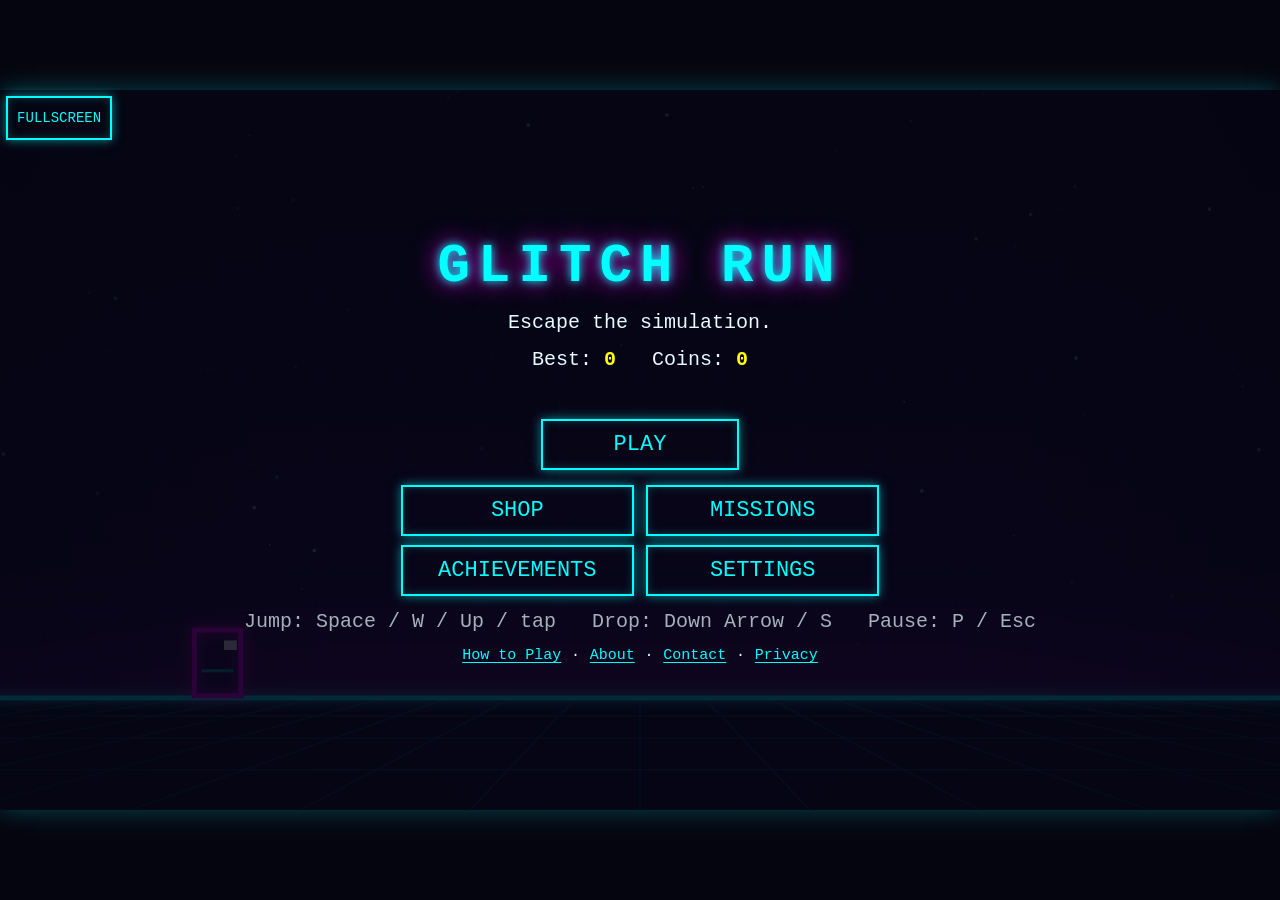
<file: index.html>
<!DOCTYPE html>
<html lang="en">
<head>
<meta charset="utf-8">
<meta name="viewport" content="width=device-width, initial-scale=1, user-scalable=no, viewport-fit=cover">
<title>GLITCH RUN — Neon Cyberpunk Endless Runner</title>
<meta name="description" content="GLITCH RUN is a free neon cyberpunk endless runner. Dodge obstacles, collect data fragments, survive glitch events, and unlock achievements. Play instantly in your browser — no download required.">
<link rel="canonical" href="https://glitch-run.pages.dev/">

<!-- Open Graph -->
<meta property="og:type" content="website">
<meta property="og:url" content="https://glitch-run.pages.dev/">
<meta property="og:title" content="GLITCH RUN — Neon Cyberpunk Endless Runner">
<meta property="og:description" content="Free browser endless runner with synthwave music, power-ups, glitch events, cosmetic shop, achievements, and daily missions. No download. Pure HTML5 Canvas.">
<meta property="og:site_name" content="GLITCH RUN">

<!-- Twitter/X Card -->
<meta name="twitter:card" content="summary">
<meta name="twitter:title" content="GLITCH RUN — Neon Cyberpunk Endless Runner">
<meta name="twitter:description" content="Free browser endless runner with synthwave music, power-ups, glitch events, cosmetic shop, achievements, and daily missions. No download. Pure HTML5 Canvas.">

<!-- Indexing -->
<meta name="robots" content="index, follow">

<style>.sr-only{position:absolute;width:1px;height:1px;padding:0;margin:-1px;overflow:hidden;clip:rect(0,0,0,0);white-space:nowrap;border:0}</style>
<link rel="stylesheet" href="css/style.css">
<script async src="https://pagead2.googlesyndication.com/pagead/js/adsbygoogle.js?client=ca-pub-3929477732181690"
     crossorigin="anonymous"></script>
</head>
<body>
<div id="wrap">
  <canvas id="game" width="800" height="450"></canvas>
  <button id="fullscreenBtn" class="hidden" data-action="fullscreen" aria-label="Enter fullscreen" title="Enter fullscreen">FULLSCREEN</button>
  <button id="pauseBtn" class="hidden" data-action="pause">II</button>
  <button id="dropBtn" class="hidden" data-action="drop" aria-label="Fast Drop">v</button>

  <section id="menu" class="screen">
    <h1>GLITCH RUN</h1>
    <p>Escape the simulation.</p>
    <p>Best: <b id="menuBest">0</b> &nbsp; Coins: <b id="menuCoins">0</b></p>
    <div id="menuNotes" class="notes" aria-live="polite"></div>
    <button data-action="start">PLAY</button>
    <div class="grid">
      <button data-action="shop">SHOP</button>
      <button data-action="missions">MISSIONS</button>
      <button data-action="achievements">ACHIEVEMENTS</button>
      <button data-action="settings">SETTINGS</button>
    </div>
    <small>Jump: Space / W / Up / tap &nbsp; Drop: Down Arrow / S &nbsp; Pause: P / Esc</small>
    <nav class="site-links" aria-label="Site information">
      <a href="how-to-play.html">How to Play</a><span aria-hidden="true">·</span>
      <a href="about.html">About</a><span aria-hidden="true">·</span>
      <a href="contact.html">Contact</a><span aria-hidden="true">·</span>
      <a href="privacy.html">Privacy</a>
    </nav>
  </section>

  <section id="pause" class="screen hidden">
    <h2>PAUSED</h2>
    <button data-action="resume">RESUME</button>
    <button data-action="start">RESTART</button>
    <button data-action="menu">MENU</button>
  </section>

  <section id="settings" class="screen hidden" aria-label="Settings">
    <h2>SETTINGS</h2>
    <div class="settings-grid">
      <button class="toggle" data-setting="sfx"></button>
      <button class="toggle" data-audio="sfxVol"></button>
      <button class="toggle" data-audio="music"></button>
      <button class="toggle" data-audio="musicVol"></button>
      <button class="toggle" data-setting="shake"></button>
      <button class="toggle" data-setting="reduceMotion"></button>
    </div>
    <small>Independent audio controls and visual comfort settings.</small>
    <button data-action="menu">BACK TO MENU</button>
  </section>

  <section id="shop" class="screen page hidden" aria-label="Shop">
    <header><h2>SHOP</h2><div class="coins">COINS: <b id="shopCoins">0</b></div></header>
    <div class="shopbody">
      <div class="previewbox">
        <canvas id="shopPreview" width="240" height="130" role="img" aria-label="Preview of the selected skin and trail"></canvas>
        <div id="previewName" class="pname"></div>
        <small>Cosmetic only - no gameplay advantage.</small>
      </div>
      <div class="list" id="shopList" role="list" tabindex="0" aria-label="Shop items"></div>
    </div>
    <div id="shopMsg" class="msg" role="status" aria-live="polite"></div>
    <button data-action="menu">BACK TO MENU</button>
    <div id="shopConfirm" class="modal hidden" role="dialog" aria-modal="true" aria-labelledby="confirmText">
      <p id="confirmText"></p>
      <div class="row"><button id="confirmOk" data-shop="confirm">CONFIRM</button><button data-shop="cancel">CANCEL</button></div>
    </div>
  </section>

  <section id="achievements" class="screen page hidden" aria-label="Achievements">
    <header><h2>ACHIEVEMENTS</h2><div class="coins" id="achSummary"></div></header>
    <div class="list" id="achList" role="list" tabindex="0" aria-label="Achievements"></div>
    <button data-action="menu">BACK TO MENU</button>
  </section>

  <section id="missions" class="screen page hidden" aria-label="Daily missions">
    <header><h2>DAILY MISSIONS</h2><div class="coins">COINS: <b id="missCoins">0</b></div></header>
    <p id="missDay" class="msg"></p>
    <div class="list" id="missList" role="list" tabindex="0" aria-label="Daily missions"></div>
    <small>Missions are generated from your local date on this device and refresh at local midnight.</small>
    <button data-action="menu">BACK TO MENU</button>
  </section>

  <section id="over" class="screen hidden">
    <h2>SYSTEM FAILURE</h2>
    <p>Score: <b id="overScore">0</b> <span id="newBest" class="hidden">NEW BEST!</span></p>
    <p>Best: <b id="overBest">0</b> &nbsp; Fragments: <b id="overFrags">0</b></p>
    <div id="overNotes" class="notes" aria-live="polite"></div>
    <button data-action="start">RETRY</button>
    <button data-action="menu">MENU</button>
  </section>
</div>
<script src="js/config.js"></script>
<script src="js/storage.js"></script>
<script src="js/audio.js"></script>
<script src="js/input.js"></script>
<script src="js/player.js"></script>
<script src="js/world.js"></script>
<script src="js/fx.js"></script>
<script src="js/powerups.js"></script>
<script src="js/events.js"></script>
<script src="js/cosmetics.js"></script>
<script src="js/progress.js"></script>
<script src="js/game.js"></script>
<script src="js/screens.js"></script>
<script src="js/main.js"></script>

<!-- SEO: descriptive text for search crawlers -->
<section class="sr-only" aria-label="About GLITCH RUN">
  <h1>GLITCH RUN — Neon Cyberpunk Endless Runner</h1>
  <p>GLITCH RUN is a free browser-based endless runner game with a neon cyberpunk aesthetic. Built entirely with HTML5 Canvas and vanilla JavaScript — no downloads, no plugins, no server required.</p>
  <h2>Gameplay</h2>
  <p>Run endlessly through a procedurally generated world. Dodge triangle-spike obstacles, collect glowing data fragments to earn coins, and survive as long as possible. Your distance score and fragment count determine your rank.</p>
  <h2>Power-Ups</h2>
  <ul>
    <li><strong>Shield</strong> — absorbs one collision</li>
    <li><strong>Slow-Mo</strong> — slows the world for easier navigation</li>
    <li><strong>Data Magnet</strong> — attracts nearby data fragments automatically</li>
  </ul>
  <h2>Glitch Events</h2>
  <ul>
    <li><strong>Data Storm</strong> — surge of extra fragments to collect</li>
    <li><strong>Speed Surge</strong> — obstacles accelerate temporarily</li>
    <li><strong>Gravity Error</strong> — heavier gravity affects your jump</li>
    <li><strong>Corrupt Display</strong> — visual glitch distortion effect</li>
  </ul>
  <h2>Controls</h2>
  <ul>
    <li>Jump: Space, W, or Up Arrow (tap the screen on mobile)</li>
    <li>Fast-Drop: Down Arrow or S while airborne (swipe down or tap the drop button on mobile)</li>
    <li>Pause: P or Escape</li>
  </ul>
  <h2>Features</h2>
  <ul>
    <li>Cosmetic shop with skins and trails, purchasable with in-game coins</li>
    <li>11 achievements with persistent progress</li>
    <li>3 rotating daily missions with coin rewards</li>
    <li>Synthesized synthwave background music (no external audio files)</li>
    <li>Full settings: Sound Effects, Background Music, Screen Shake, Reduced Motion</li>
    <li>Mobile-friendly with touch controls</li>
    <li>All progress saved automatically in your browser</li>
  </ul>
</section>
</body>
</html>
</file>
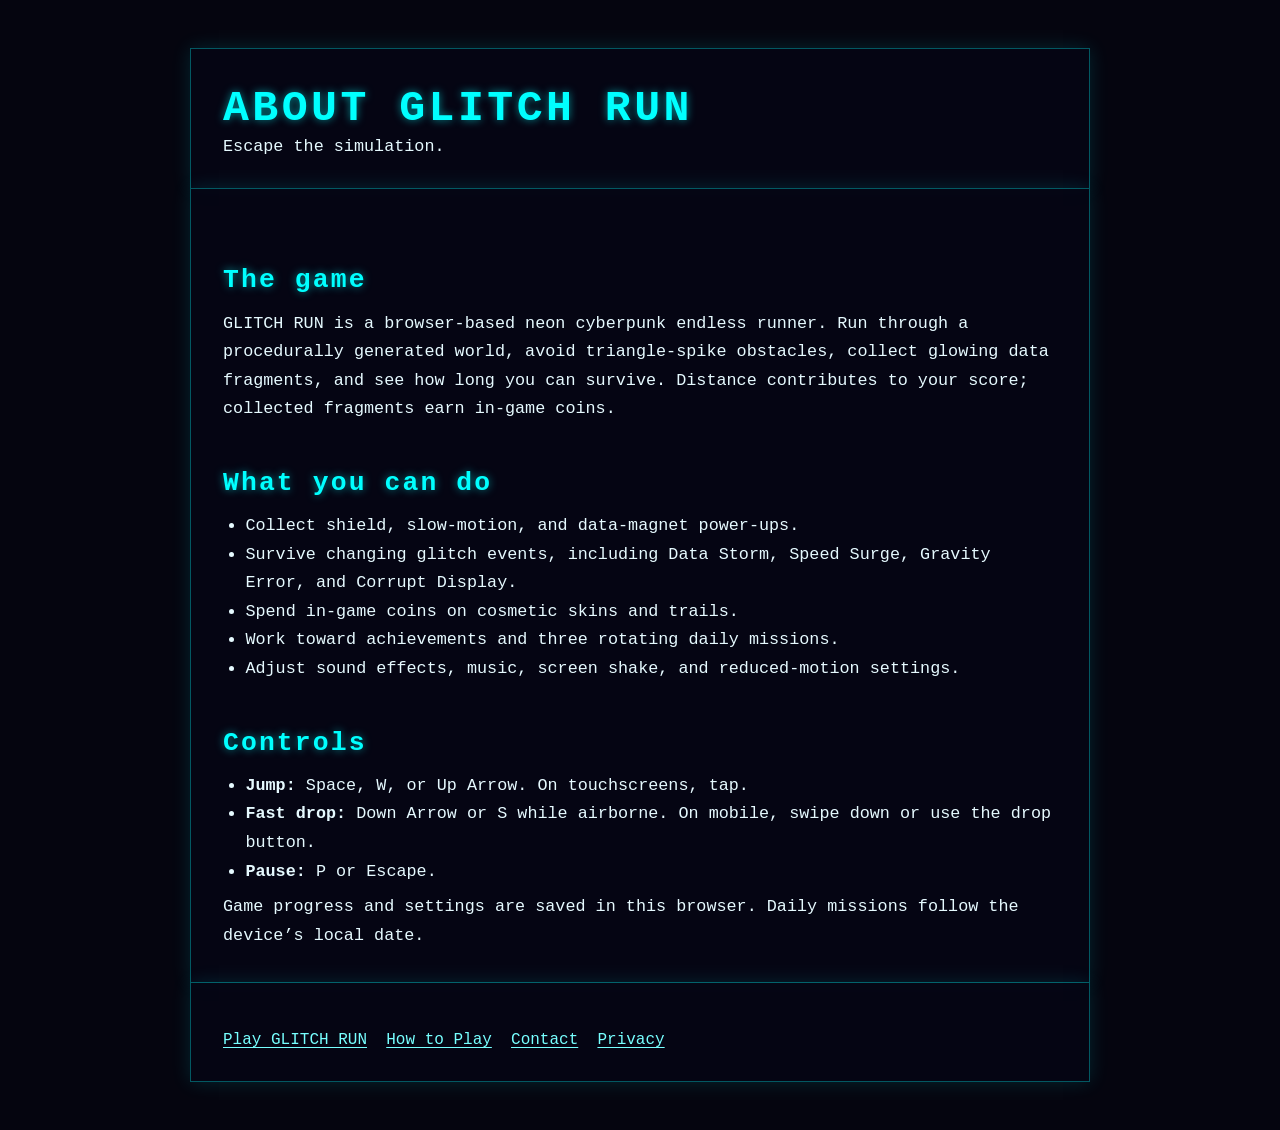
<file: about.html>
<!doctype html>
<html lang="en" class="info-document">
<head>
  <meta charset="utf-8">
  <meta name="viewport" content="width=device-width, initial-scale=1">
  <title>About GLITCH RUN — Neon Endless Runner</title>
  <meta name="description" content="Learn how to play GLITCH RUN, its features, and keyboard and touch controls.">
  <link rel="canonical" href="https://glitch-run.pages.dev/about.html">
  <meta name="robots" content="index,follow">
  <meta property="og:type" content="website">
  <meta property="og:site_name" content="GLITCH RUN">
  <meta property="og:url" content="https://glitch-run.pages.dev/about.html">
  <meta property="og:title" content="About GLITCH RUN — Neon Endless Runner">
  <meta property="og:description" content="Learn how to play GLITCH RUN, its features, and keyboard and touch controls.">
  <meta name="twitter:card" content="summary">
  <meta name="twitter:title" content="About GLITCH RUN — Neon Endless Runner">
  <meta name="twitter:description" content="Learn how to play GLITCH RUN, its features, and keyboard and touch controls.">
  <link rel="stylesheet" href="css/style.css">
  <script async src="https://pagead2.googlesyndication.com/pagead/js/adsbygoogle.js?client=ca-pub-3929477732181690"
       crossorigin="anonymous"></script>
</head>
<body class="info-page">
  <main class="info-shell">
    <header class="info-header"><h1>ABOUT GLITCH RUN</h1><p>Escape the simulation.</p></header>
    <article class="info-content">
      <h2>The game</h2>
      <p>GLITCH RUN is a browser-based neon cyberpunk endless runner. Run through a procedurally generated world, avoid triangle-spike obstacles, collect glowing data fragments, and see how long you can survive. Distance contributes to your score; collected fragments earn in-game coins.</p>
      <h2>What you can do</h2>
      <ul>
        <li>Collect shield, slow-motion, and data-magnet power-ups.</li>
        <li>Survive changing glitch events, including Data Storm, Speed Surge, Gravity Error, and Corrupt Display.</li>
        <li>Spend in-game coins on cosmetic skins and trails.</li>
        <li>Work toward achievements and three rotating daily missions.</li>
        <li>Adjust sound effects, music, screen shake, and reduced-motion settings.</li>
      </ul>
      <h2>Controls</h2>
      <ul>
        <li><strong>Jump:</strong> Space, W, or Up Arrow. On touchscreens, tap.</li>
        <li><strong>Fast drop:</strong> Down Arrow or S while airborne. On mobile, swipe down or use the drop button.</li>
        <li><strong>Pause:</strong> P or Escape.</li>
      </ul>
      <p>Game progress and settings are saved in this browser. Daily missions follow the device’s local date.</p>
    </article>
    <footer class="info-footer"><nav class="legal-nav" aria-label="Site navigation"><a href="index.html">Play GLITCH RUN</a><a href="how-to-play.html">How to Play</a><a href="contact.html">Contact</a><a href="privacy.html">Privacy</a></nav></footer>
  </main>
</body>
</html>
</file>
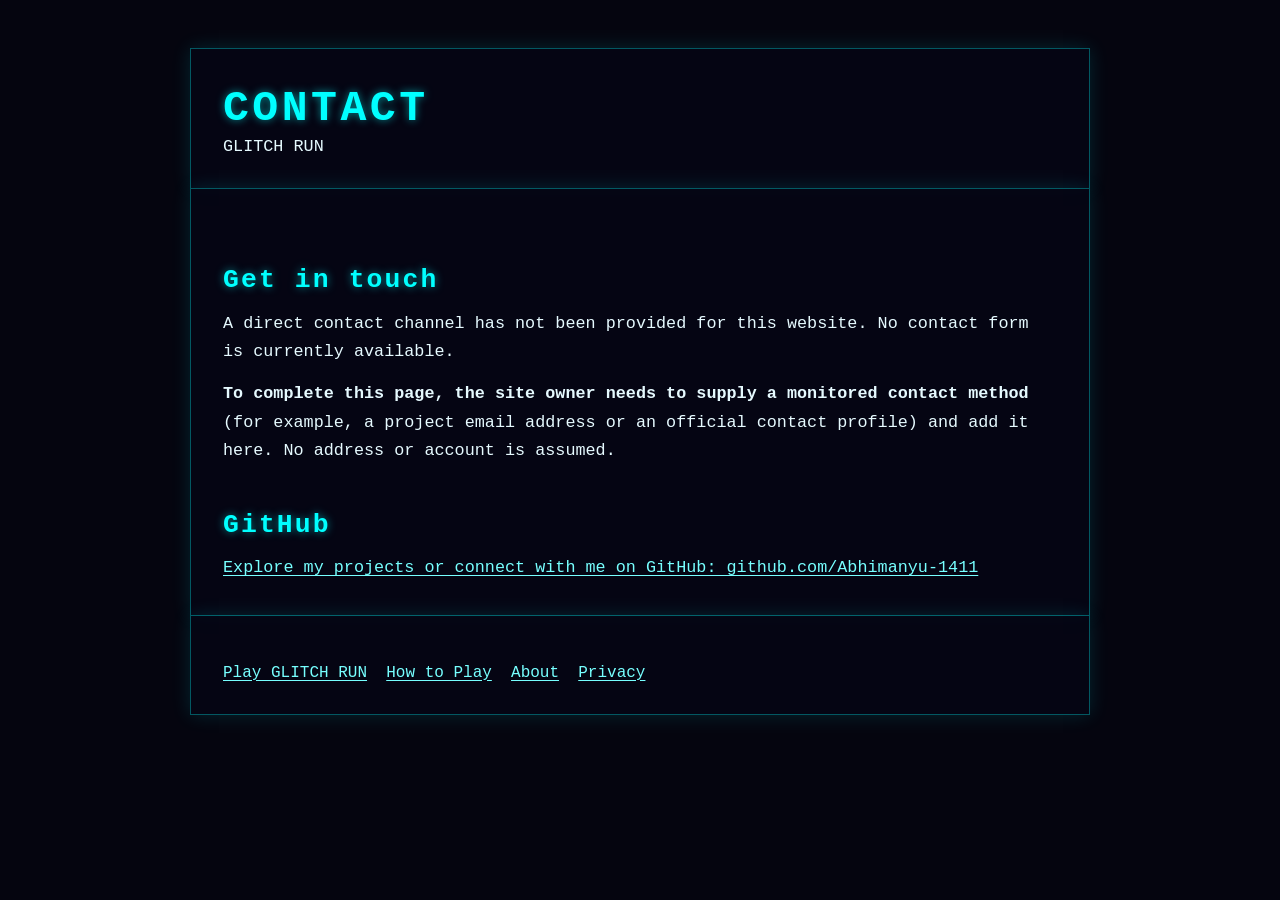
<file: contact.html>
<!doctype html>
<html lang="en" class="info-document">
<head>
  <meta charset="utf-8">
  <meta name="viewport" content="width=device-width, initial-scale=1">
  <title>Contact GLITCH RUN</title>
  <meta name="description" content="Contact information for GLITCH RUN. A contact channel has not yet been provided.">
  <link rel="canonical" href="https://glitch-run.pages.dev/contact.html">
  <meta name="robots" content="index,follow">
  <meta property="og:type" content="website"><meta property="og:site_name" content="GLITCH RUN">
  <meta property="og:url" content="https://glitch-run.pages.dev/contact.html"><meta property="og:title" content="Contact GLITCH RUN">
  <meta property="og:description" content="Contact information for GLITCH RUN. A contact channel has not yet been provided.">
  <meta name="twitter:card" content="summary"><meta name="twitter:title" content="Contact GLITCH RUN">
  <meta name="twitter:description" content="Contact information for GLITCH RUN. A contact channel has not yet been provided.">
  <link rel="stylesheet" href="css/style.css">
  <script async src="https://pagead2.googlesyndication.com/pagead/js/adsbygoogle.js?client=ca-pub-3929477732181690"
       crossorigin="anonymous"></script>
</head>
<body class="info-page">
  <main class="info-shell">
    <header class="info-header"><h1>CONTACT</h1><p>GLITCH RUN</p></header>
    <section class="info-content" aria-labelledby="contact-heading">
      <h2 id="contact-heading">Get in touch</h2>
      <p>A direct contact channel has not been provided for this website. No contact form is currently available.</p>
      <p><strong>To complete this page, the site owner needs to supply a monitored contact method</strong> (for example, a project email address or an official contact profile) and add it here. No address or account is assumed.</p>
      <h2>GitHub</h2>
      <p><a href="https://github.com/Abhimanyu-1411" target="_blank" rel="noopener noreferrer">Explore my projects or connect with me on GitHub: github.com/Abhimanyu-1411</a></p>
    </section>
    <footer class="info-footer"><nav class="legal-nav" aria-label="Site navigation"><a href="index.html">Play GLITCH RUN</a><a href="how-to-play.html">How to Play</a><a href="about.html">About</a><a href="privacy.html">Privacy</a></nav></footer>
  </main>
</body>
</html>
</file>
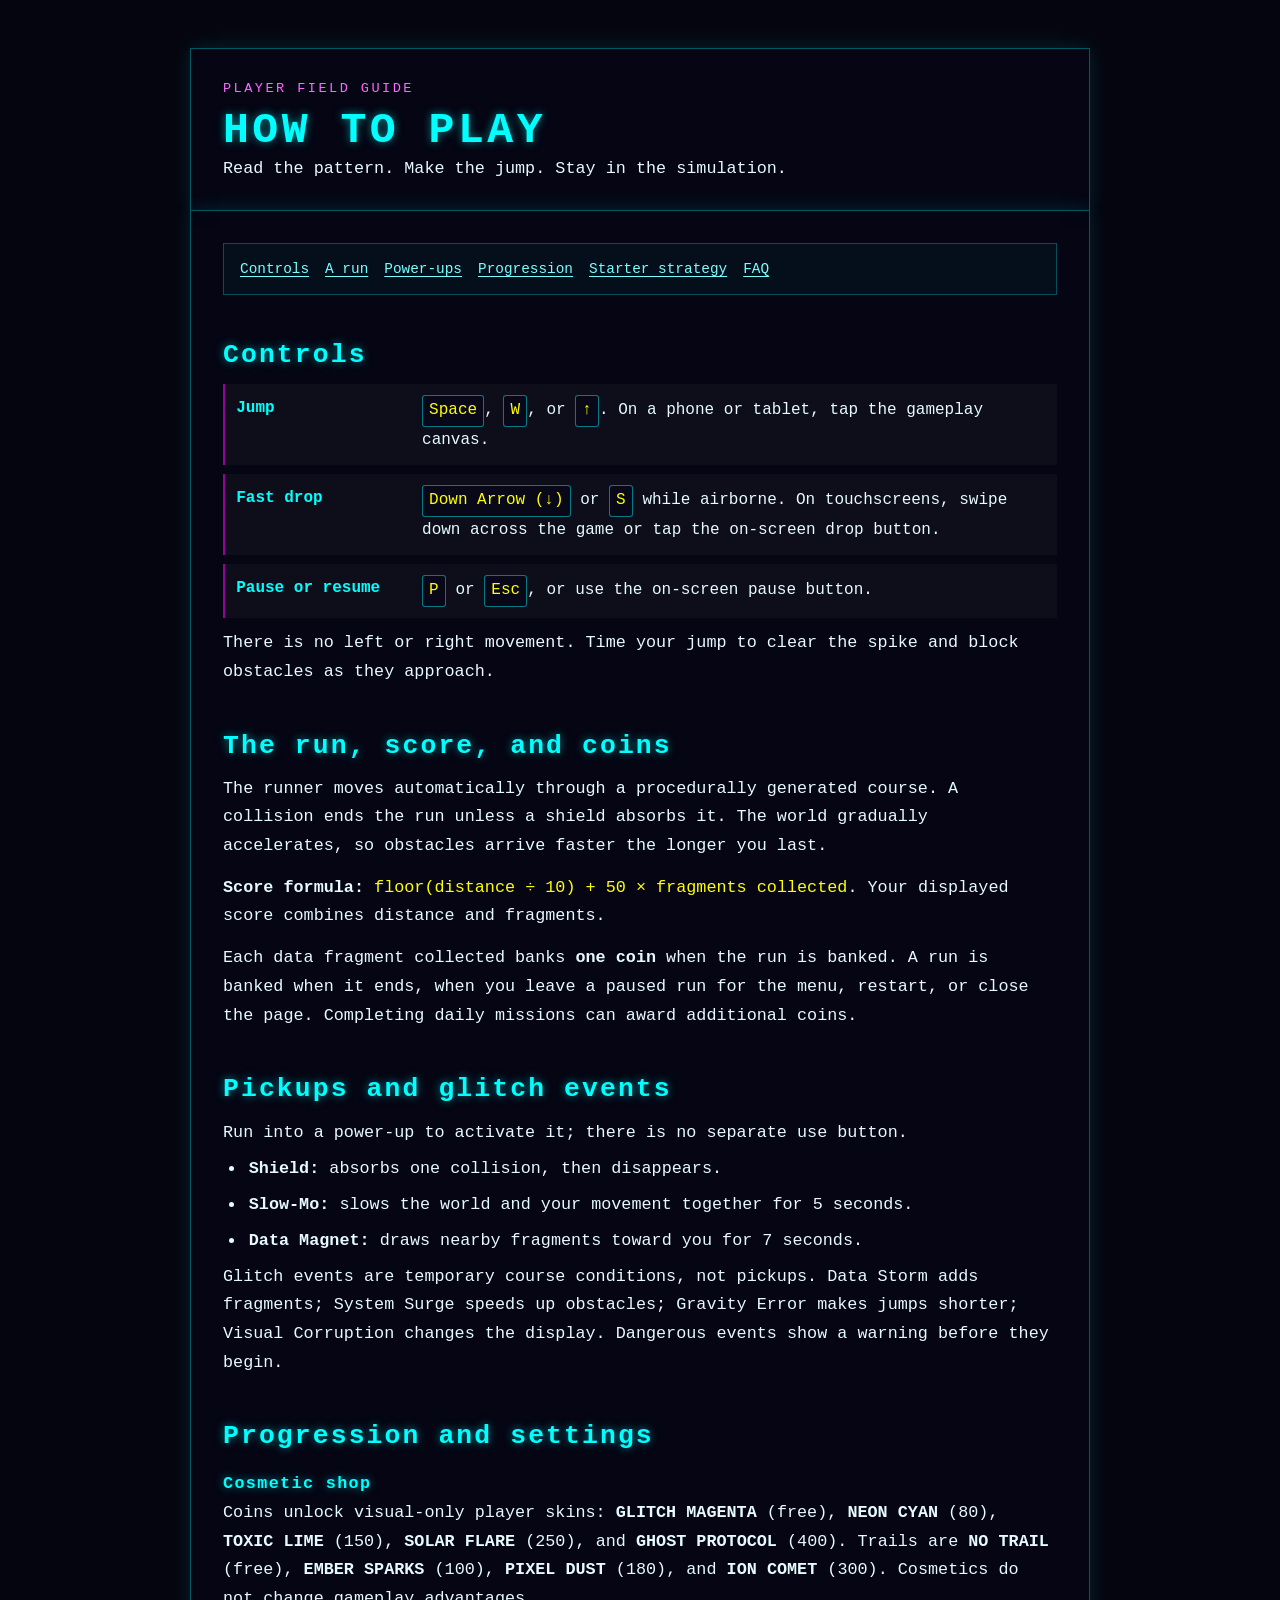
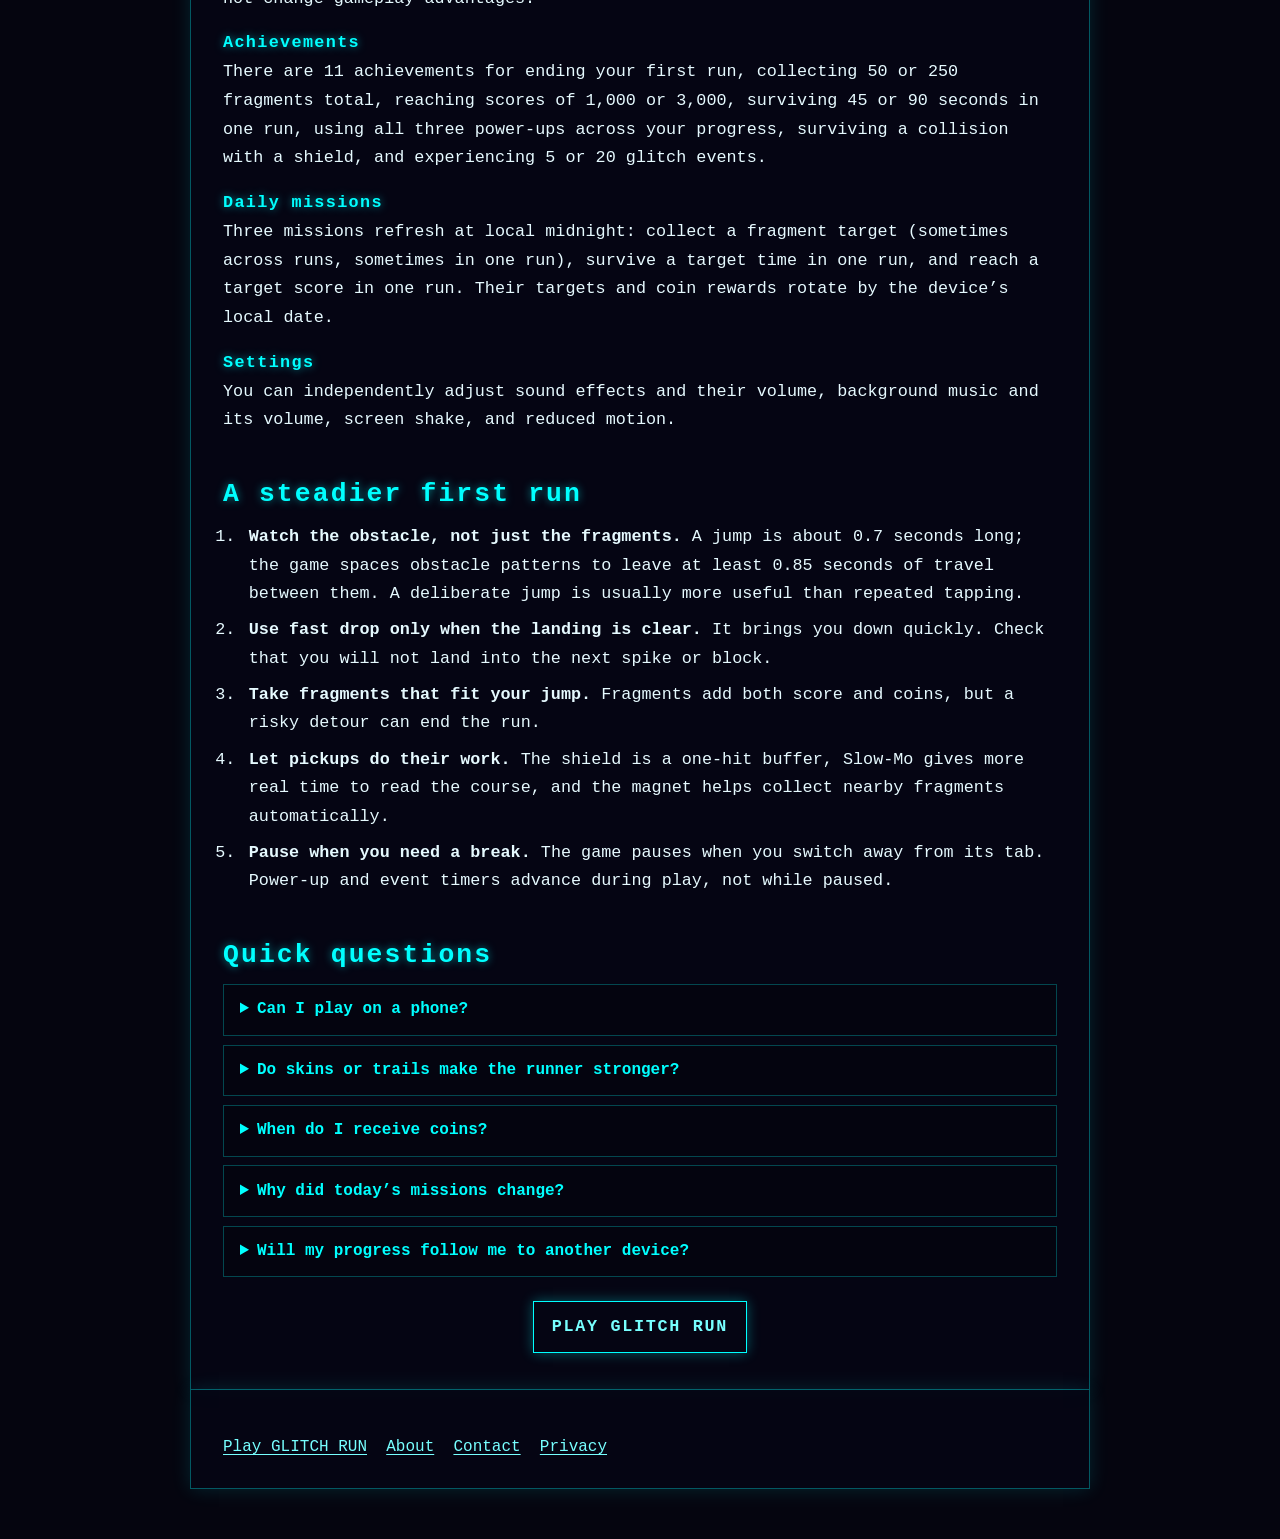
<file: how-to-play.html>
<!doctype html>
<html lang="en" class="info-document">
<head>
  <meta charset="utf-8">
  <meta name="viewport" content="width=device-width, initial-scale=1">
  <title>How to Play GLITCH RUN — Controls, Tips &amp; Power-Ups</title>
  <meta name="description" content="Learn GLITCH RUN's keyboard and touch controls, scoring, coins, power-ups, progression, and beginner strategies.">
  <link rel="canonical" href="https://glitch-run.pages.dev/how-to-play.html">
  <meta name="robots" content="index,follow">
  <meta property="og:type" content="website">
  <meta property="og:site_name" content="GLITCH RUN">
  <meta property="og:url" content="https://glitch-run.pages.dev/how-to-play.html">
  <meta property="og:title" content="How to Play GLITCH RUN">
  <meta property="og:description" content="Controls, scoring, power-ups, progression, and practical tips for GLITCH RUN.">
  <meta name="twitter:card" content="summary">
  <meta name="twitter:title" content="How to Play GLITCH RUN">
  <meta name="twitter:description" content="Controls, scoring, power-ups, progression, and practical tips for GLITCH RUN.">
  <link rel="stylesheet" href="css/style.css">
  <script async src="https://pagead2.googlesyndication.com/pagead/js/adsbygoogle.js?client=ca-pub-3929477732181690"
       crossorigin="anonymous"></script>
</head>
<body class="info-page">
  <main class="info-shell">
    <header class="info-header">
      <p class="guide-kicker">PLAYER FIELD GUIDE</p>
      <h1>HOW TO PLAY</h1>
      <p>Read the pattern. Make the jump. Stay in the simulation.</p>
    </header>
    <article class="info-content">
      <nav class="guide-toc" aria-label="On this page">
        <a href="#controls">Controls</a><a href="#run">A run</a><a href="#powerups">Power-ups</a>
        <a href="#progress">Progression</a><a href="#strategy">Starter strategy</a><a href="#faq">FAQ</a>
      </nav>

      <section id="controls" aria-labelledby="controls-heading">
        <h2 id="controls-heading">Controls</h2>
        <dl class="control-list">
          <div><dt>Jump</dt><dd><kbd>Space</kbd>, <kbd>W</kbd>, or <kbd>↑</kbd>. On a phone or tablet, tap the gameplay canvas.</dd></div>
          <div><dt>Fast drop</dt><dd><kbd>Down Arrow (↓)</kbd> or <kbd>S</kbd> while airborne. On touchscreens, swipe down across the game or tap the on-screen drop button.</dd></div>
          <div><dt>Pause or resume</dt><dd><kbd>P</kbd> or <kbd>Esc</kbd>, or use the on-screen pause button.</dd></div>
        </dl>
        <p>There is no left or right movement. Time your jump to clear the spike and block obstacles as they approach.</p>
      </section>

      <section id="run" aria-labelledby="run-heading">
        <h2 id="run-heading">The run, score, and coins</h2>
        <p>The runner moves automatically through a procedurally generated course. A collision ends the run unless a shield absorbs it. The world gradually accelerates, so obstacles arrive faster the longer you last.</p>
        <p><strong>Score formula:</strong> <code>floor(distance ÷ 10) + 50 × fragments collected</code>. Your displayed score combines distance and fragments.</p>
        <p>Each data fragment collected banks <strong>one coin</strong> when the run is banked. A run is banked when it ends, when you leave a paused run for the menu, restart, or close the page. Completing daily missions can award additional coins.</p>
      </section>

      <section id="powerups" aria-labelledby="powerups-heading">
        <h2 id="powerups-heading">Pickups and glitch events</h2>
        <p>Run into a power-up to activate it; there is no separate use button.</p>
        <ul class="feature-list">
          <li><strong>Shield:</strong> absorbs one collision, then disappears.</li>
          <li><strong>Slow-Mo:</strong> slows the world and your movement together for 5 seconds.</li>
          <li><strong>Data Magnet:</strong> draws nearby fragments toward you for 7 seconds.</li>
        </ul>
        <p>Glitch events are temporary course conditions, not pickups. Data Storm adds fragments; System Surge speeds up obstacles; Gravity Error makes jumps shorter; Visual Corruption changes the display. Dangerous events show a warning before they begin.</p>
      </section>

      <section id="progress" aria-labelledby="progress-heading">
        <h2 id="progress-heading">Progression and settings</h2>
        <h3>Cosmetic shop</h3>
        <p>Coins unlock visual-only player skins: <strong>GLITCH MAGENTA</strong> (free), <strong>NEON CYAN</strong> (80), <strong>TOXIC LIME</strong> (150), <strong>SOLAR FLARE</strong> (250), and <strong>GHOST PROTOCOL</strong> (400). Trails are <strong>NO TRAIL</strong> (free), <strong>EMBER SPARKS</strong> (100), <strong>PIXEL DUST</strong> (180), and <strong>ION COMET</strong> (300). Cosmetics do not change gameplay advantages.</p>
        <h3>Achievements</h3>
        <p>There are 11 achievements for ending your first run, collecting 50 or 250 fragments total, reaching scores of 1,000 or 3,000, surviving 45 or 90 seconds in one run, using all three power-ups across your progress, surviving a collision with a shield, and experiencing 5 or 20 glitch events.</p>
        <h3>Daily missions</h3>
        <p>Three missions refresh at local midnight: collect a fragment target (sometimes across runs, sometimes in one run), survive a target time in one run, and reach a target score in one run. Their targets and coin rewards rotate by the device’s local date.</p>
        <h3>Settings</h3>
        <p>You can independently adjust sound effects and their volume, background music and its volume, screen shake, and reduced motion.</p>
      </section>

      <section id="strategy" aria-labelledby="strategy-heading">
        <h2 id="strategy-heading">A steadier first run</h2>
        <ol class="strategy-list">
          <li><strong>Watch the obstacle, not just the fragments.</strong> A jump is about 0.7 seconds long; the game spaces obstacle patterns to leave at least 0.85 seconds of travel between them. A deliberate jump is usually more useful than repeated tapping.</li>
          <li><strong>Use fast drop only when the landing is clear.</strong> It brings you down quickly. Check that you will not land into the next spike or block.</li>
          <li><strong>Take fragments that fit your jump.</strong> Fragments add both score and coins, but a risky detour can end the run.</li>
          <li><strong>Let pickups do their work.</strong> The shield is a one-hit buffer, Slow-Mo gives more real time to read the course, and the magnet helps collect nearby fragments automatically.</li>
          <li><strong>Pause when you need a break.</strong> The game pauses when you switch away from its tab. Power-up and event timers advance during play, not while paused.</li>
        </ol>
      </section>

      <section id="faq" aria-labelledby="faq-heading">
        <h2 id="faq-heading">Quick questions</h2>
        <details><summary>Can I play on a phone?</summary><p>Yes. Tap the gameplay area to jump, swipe down to fast-drop, or use the on-screen drop and pause buttons.</p></details>
        <details><summary>Do skins or trails make the runner stronger?</summary><p>No. They change the runner’s appearance and trail only.</p></details>
        <details><summary>When do I receive coins?</summary><p>Collected fragments convert to coins when the run is banked. Mission rewards add coins when their targets are completed.</p></details>
        <details><summary>Why did today’s missions change?</summary><p>Missions are generated from your device’s local date and refresh at local midnight.</p></details>
        <details><summary>Will my progress follow me to another device?</summary><p>Game progress is saved in this browser’s local storage. It is not synced between browsers or devices.</p></details>
      </section>
      <p class="guide-cta"><a class="guide-play" href="index.html">PLAY GLITCH RUN</a></p>
    </article>
    <footer class="info-footer">
      <nav class="legal-nav" aria-label="Site navigation">
        <a href="index.html">Play GLITCH RUN</a><a href="about.html">About</a>
        <a href="contact.html">Contact</a><a href="privacy.html">Privacy</a>
      </nav>
    </footer>
  </main>
</body>
</html>
</file>
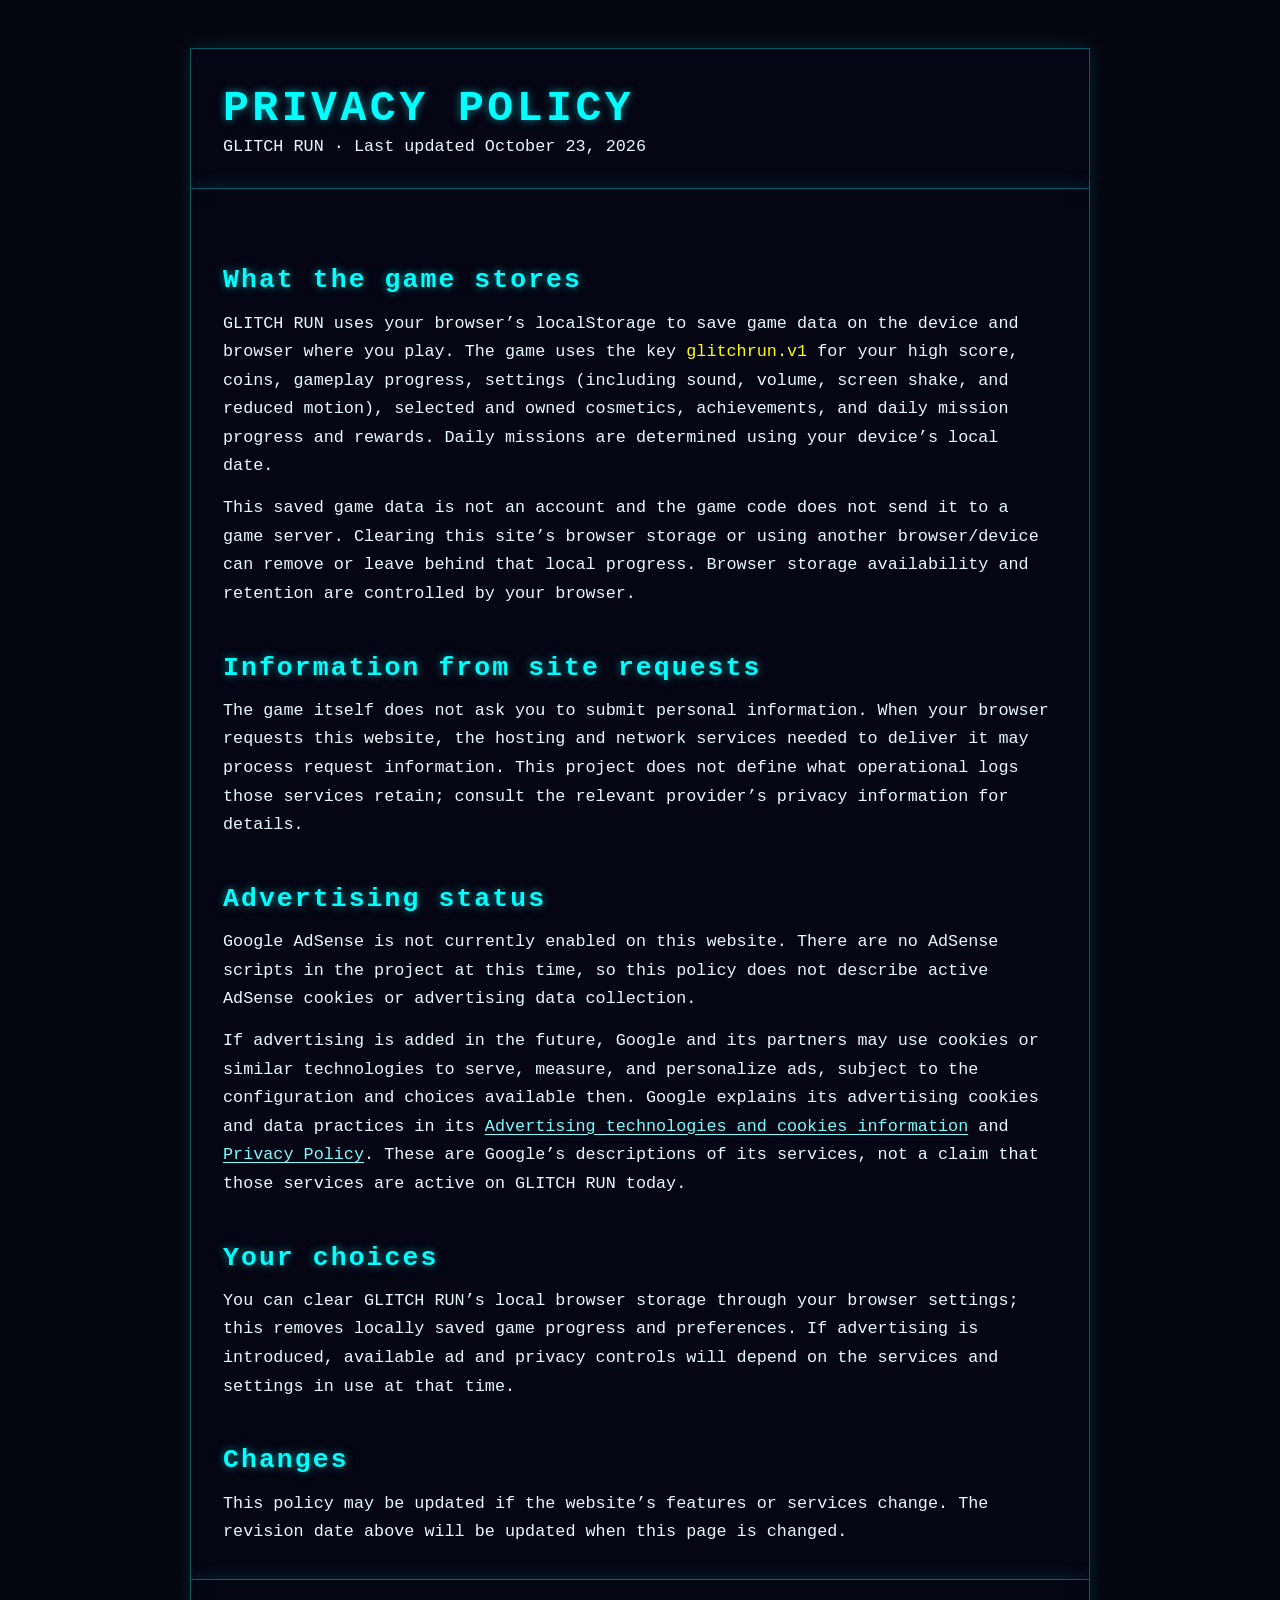
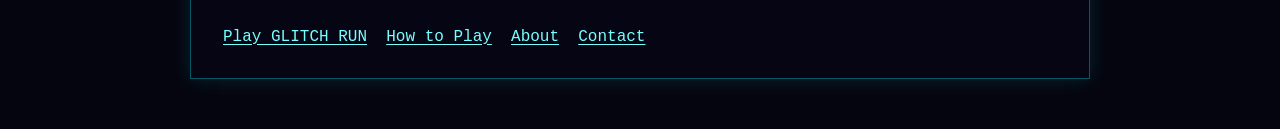
<file: privacy.html>
<!doctype html>
<html lang="en" class="info-document">
<head>
  <meta charset="utf-8">
  <meta name="viewport" content="width=device-width, initial-scale=1">
  <title>Privacy Policy — GLITCH RUN</title>
  <meta name="description" content="Learn what GLITCH RUN stores in your browser and how planned advertising may use cookies if enabled in the future.">
  <link rel="canonical" href="https://glitch-run.pages.dev/privacy.html">
  <meta name="robots" content="index,follow">
  <meta property="og:type" content="website"><meta property="og:site_name" content="GLITCH RUN">
  <meta property="og:url" content="https://glitch-run.pages.dev/privacy.html"><meta property="og:title" content="Privacy Policy — GLITCH RUN">
  <meta property="og:description" content="Learn what GLITCH RUN stores in your browser and how planned advertising may use cookies if enabled in the future.">
  <meta name="twitter:card" content="summary"><meta name="twitter:title" content="Privacy Policy — GLITCH RUN">
  <meta name="twitter:description" content="Learn what GLITCH RUN stores in your browser and how planned advertising may use cookies if enabled in the future.">
  <link rel="stylesheet" href="css/style.css">
  <script async src="https://pagead2.googlesyndication.com/pagead/js/adsbygoogle.js?client=ca-pub-3929477732181690"
       crossorigin="anonymous"></script>
</head>
<body class="info-page">
  <main class="info-shell">
    <header class="info-header"><h1>PRIVACY POLICY</h1><p>GLITCH RUN · Last updated October 23, 2026</p></header>
    <article class="info-content">
      <h2>What the game stores</h2>
      <p>GLITCH RUN uses your browser’s localStorage to save game data on the device and browser where you play. The game uses the key <code>glitchrun.v1</code> for your high score, coins, gameplay progress, settings (including sound, volume, screen shake, and reduced motion), selected and owned cosmetics, achievements, and daily mission progress and rewards. Daily missions are determined using your device’s local date.</p>
      <p>This saved game data is not an account and the game code does not send it to a game server. Clearing this site’s browser storage or using another browser/device can remove or leave behind that local progress. Browser storage availability and retention are controlled by your browser.</p>
      <h2>Information from site requests</h2>
      <p>The game itself does not ask you to submit personal information. When your browser requests this website, the hosting and network services needed to deliver it may process request information. This project does not define what operational logs those services retain; consult the relevant provider’s privacy information for details.</p>
      <h2>Advertising status</h2>
      <p>Google AdSense is not currently enabled on this website. There are no AdSense scripts in the project at this time, so this policy does not describe active AdSense cookies or advertising data collection.</p>
      <p>If advertising is added in the future, Google and its partners may use cookies or similar technologies to serve, measure, and personalize ads, subject to the configuration and choices available then. Google explains its advertising cookies and data practices in its <a href="https://policies.google.com/technologies/ads" rel="noopener noreferrer">Advertising technologies and cookies information</a> and <a href="https://policies.google.com/privacy" rel="noopener noreferrer">Privacy Policy</a>. These are Google’s descriptions of its services, not a claim that those services are active on GLITCH RUN today.</p>
      <h2>Your choices</h2>
      <p>You can clear GLITCH RUN’s local browser storage through your browser settings; this removes locally saved game progress and preferences. If advertising is introduced, available ad and privacy controls will depend on the services and settings in use at that time.</p>
      <h2>Changes</h2>
      <p>This policy may be updated if the website’s features or services change. The revision date above will be updated when this page is changed.</p>
    </article>
    <footer class="info-footer"><nav class="legal-nav" aria-label="Site navigation"><a href="index.html">Play GLITCH RUN</a><a href="how-to-play.html">How to Play</a><a href="about.html">About</a><a href="contact.html">Contact</a></nav></footer>
  </main>
</body>
</html>
</file>
<file: css/style.css>
*{box-sizing:border-box;margin:0}
html,body{touch-action:manipulation;-webkit-touch-callout:none;height:100%;background:#05050f;color:#e6faff;font-family:"Courier New",monospace;overflow:hidden}
body:not(.info-page){height:100vh;height:100dvh;min-height:100svh;padding:env(safe-area-inset-top) env(safe-area-inset-right) env(safe-area-inset-bottom) env(safe-area-inset-left)}
body{display:flex;align-items:center;justify-content:center}
#wrap{position:relative;width:min(100vw,calc(100vh*16/9));width:min(100vw,calc(100dvh*16/9));width:min(calc(100vw - env(safe-area-inset-left) - env(safe-area-inset-right)),calc((100dvh - env(safe-area-inset-top) - env(safe-area-inset-bottom))*16/9));aspect-ratio:16/9;user-select:none;-webkit-user-select:none}
canvas{width:100%;height:100%;display:block;touch-action:none;background:#0a0a1a;box-shadow:0 0 24px #0ff4}
#wrap:fullscreen{background:#05050f;margin:auto}
#wrap:-webkit-full-screen{background:#05050f;margin:auto}
.screen{position:absolute;inset:0;display:flex;flex-direction:column;align-items:center;justify-content:center;gap:1.6vmin;background:rgba(5,5,20,.85);text-align:center}
.hidden{display:none!important}
h1,h2{color:#0ff;letter-spacing:.15em;text-shadow:0 0 10px #0ff,0 0 26px #f0f}
h1{font-size:clamp(22px,6vmin,56px)}
h2{font-size:clamp(20px,5vmin,44px)}
p,small{font-size:clamp(11px,2.6vmin,20px)}
small{opacity:.7}
b{color:#ff0}
#newBest{color:#f0f;margin-left:.5em}
button{font:inherit;font-size:clamp(12px,3vmin,22px);color:#0ff;background:transparent;border:2px solid #0ff;padding:.5em 1.6em;cursor:pointer;box-shadow:0 0 10px #0ff8,inset 0 0 10px #0ff3;min-width:9em}
button:hover,button:active{background:#0ff3}
#pauseBtn{position:absolute;top:6px;right:6px;min-width:0;padding:.2em .8em}
#dropBtn{position:absolute;bottom:12px;right:12px;min-width:0;padding:.2em .8em;font-weight:bold;z-index:2}
#fullscreenBtn{position:absolute;top:max(6px,env(safe-area-inset-top));left:max(6px,env(safe-area-inset-left));z-index:3;min-width:0;min-height:44px;padding:.3em .65em;font-size:clamp(10px,2vmin,14px)}
#pauseBtn{top:max(6px,env(safe-area-inset-top));right:max(6px,env(safe-area-inset-right));z-index:3;min-width:44px;min-height:44px}
#dropBtn{bottom:max(12px,env(safe-area-inset-bottom));right:max(12px,env(safe-area-inset-right));min-width:3.2em;min-height:3.2em;touch-action:manipulation}
/* Session 2: screen fades + settings toggles */
@keyframes scrFade{from{opacity:0}to{opacity:1}}
.screen{animation:scrFade .22s ease-out}
#over{animation:scrFade .4s ease-out .3s backwards}
body.rm .screen{animation:none!important}
.toggle{min-width:17em}
.toggle[aria-pressed=false]{color:#99a;border-color:#668;box-shadow:none;opacity:.75}
.settings-grid{display:grid;grid-template-columns:1fr 1fr;gap:1.2vmin 1.6vmin;width:min(92%,680px)}
.settings-grid .toggle{min-width:0;width:100%;padding:.45em .8em;font-size:clamp(10px,2.2vmin,16px)}
@media (max-width:520px){
  .settings-grid{grid-template-columns:1fr;gap:1vmin}
  .settings-grid .toggle{font-size:clamp(10px,2.8vmin,14px);padding:.35em .6em}
}
#settings small{max-width:80%}

/* Session 4: menu grid, shop / achievements / missions pages */
#menu .grid{display:grid;grid-template-columns:1fr 1fr;gap:1vmin 1.4vmin}
#menu .grid button{min-width:7.5em}
.notes{min-height:1.2em;font-size:clamp(10px,2.3vmin,16px);color:#f6f;text-align:center}
.notes div{margin:.2em 0}
.page{justify-content:flex-start;gap:1vmin;padding:2vmin 3vmin;overflow:hidden}
.page header{display:flex;justify-content:space-between;align-items:center;width:min(94%,760px)}
#shop header{width:min(96%,920px)}
.page h2{font-size:clamp(16px,4vmin,32px)}
.coins{font-size:clamp(12px,2.8vmin,20px)}
.page button{min-width:0;padding:.3em .9em;font-size:clamp(11px,2.4vmin,16px)}
.page .list{flex:1;min-height:0;overflow-y:auto;width:min(94%,760px);touch-action:pan-y;-webkit-overflow-scrolling:touch;text-align:left;border:1px solid #0ff3;padding:.6vmin 1vmin;background:rgba(0,0,0,.25)}
.shopbody{display:flex;gap:2vmin;flex:1;min-height:0;width:min(96%,920px)}
.shopbody .list{width:auto;flex:1;overflow-x:hidden}
.previewbox{display:flex;flex-direction:column;align-items:center;justify-content:flex-start;gap:.6vmin;flex:none;width:min(30vw,240px)}
.previewbox canvas{width:100%;max-width:240px;height:auto;aspect-ratio:240/130;background:#0a0a1a;border:1px solid #0ff5;box-shadow:0 0 12px rgba(0,255,255,.2)}
.previewbox small{max-width:220px;text-align:center;line-height:1.3;display:block}
.pname{font-size:clamp(10px,2.2vmin,15px);color:#ff0;text-align:center}
.sec{margin:.8vmin 0 .2vmin;color:#f6f;font-size:clamp(11px,2.4vmin,16px);letter-spacing:.12em}
.item{display:flex;align-items:center;gap:1.2vmin;padding:.7vmin .6vmin;border-bottom:1px solid #fff1;font-size:clamp(10px,2.3vmin,16px)}
.item .nm{flex:1;min-width:0}
.item .nm small{display:block;opacity:.75}
.item .st{min-width:8.5em;text-align:right;opacity:.9}
.item.eq{background:rgba(0,255,255,.09)}
#shopList .item{display:grid;grid-template-columns:auto 1fr minmax(5.6em,auto) minmax(5.6em,auto);grid-template-rows:auto auto;align-items:center;column-gap:1.4vmin;row-gap:.2vmin;padding:.8vmin 1vmin}
#shopList .item .sw{grid-column:1;grid-row:1/span 2;align-self:center}
#shopList .item .nm{grid-column:2;grid-row:1;min-width:0;font-weight:bold;color:#fff;line-height:1.25;white-space:normal;overflow-wrap:break-word}
#shopList .item .st{grid-column:2;grid-row:2;min-width:0;text-align:left;font-size:.85em;opacity:.85;line-height:1.25}
#shopList .item button[data-shop=preview]{grid-column:3;grid-row:1/span 2;align-self:center;min-width:5.6em;padding:.35em .5em;white-space:nowrap}
#shopList .item button[data-shop=buy],#shopList .item button[data-shop=equip]{grid-column:4;grid-row:1/span 2;align-self:center;min-width:5.6em;padding:.35em .5em;white-space:nowrap}
#shopList .item button.pv-active{color:#ff0;border-color:#ff0;box-shadow:0 0 12px #ff0a,inset 0 0 8px rgba(255,255,0,.3);background:rgba(255,255,0,.15)}
#shopList .item button.pv-active:hover{background:rgba(255,255,0,.25)}
.sw{display:inline-block;width:2.4vmin;height:2.4vmin;min-width:13px;min-height:13px;border:2px solid;flex:none}
.bar{height:6px;background:rgba(255,255,255,.15);margin-top:4px}
.bar i{display:block;height:100%;background:#0ff}
.msg{min-height:1.3em;font-size:clamp(10px,2.4vmin,16px);color:#ff0;text-align:center}
.modal{position:absolute;inset:0;background:rgba(0,0,10,.9);display:flex;flex-direction:column;align-items:center;justify-content:center;gap:2vmin;z-index:5}
.modal .row{display:flex;gap:2vmin}
.item button:focus-visible,.page button:focus-visible,.modal button:focus-visible,#menu button:focus-visible{outline:3px solid #ff0;outline-offset:2px}
@media (max-aspect-ratio:1.15/1){
  .shopbody{flex-direction:column;align-items:center}
  .previewbox{width:100%;max-width:240px}
  #shopList{width:100%;max-width:480px}
}

/* Public information pages and the menu's site navigation. */
.site-links{display:flex;align-items:center;justify-content:center;gap:.65em;font-size:clamp(10px,2.2vmin,15px)}
.site-links a,.legal-nav a{color:#0ff;text-underline-offset:.2em}
.site-links a:hover,.legal-nav a:hover{color:#ff0}
.site-links a:focus-visible,.legal-nav a:focus-visible{outline:2px solid #ff0;outline-offset:3px}
body.info-page{height:auto;min-height:100%;overflow:auto;display:block;background:#05050f}
html.info-document{height:auto;min-height:100%;overflow-x:hidden;overflow-y:auto}
.info-shell{width:min(100% - 2rem,900px);margin:0 auto;padding:clamp(1.25rem,5vw,3rem) 0}
.info-header,.info-content,.info-footer{border:1px solid #0ff5;background:rgba(5,5,20,.88);box-shadow:0 0 18px #0ff2;padding:clamp(1rem,4vw,2rem)}
.info-header{border-bottom:0}
.info-content{line-height:1.7;overflow-wrap:anywhere}
.info-footer{border-top:0}
.info-page h1,.info-page h2,.info-page h3{color:#0ff;text-shadow:0 0 9px #0ff8;letter-spacing:.08em;line-height:1.3}
.info-page h1{font-size:clamp(1.7rem,6vw,2.7rem)}
.info-page h2{font-size:clamp(1.2rem,4vw,1.65rem);margin:1.6em 0 .45em}
.info-page h3{font-size:1.05rem;margin:1.15em 0 .25em}
.info-page p,.info-page li{font-size:clamp(.95rem,2.5vw,1.05rem)}
.info-page p+p{margin-top:.8em}
.info-page ul{padding-left:1.4em;margin:.45em 0}
.info-page a{color:#7ff;text-underline-offset:.2em}
.info-page a:hover{color:#ff0}
.legal-nav{display:flex;flex-wrap:wrap;gap:.5rem 1.2rem;margin-top:1rem}
.info-footer p{font-size:.9rem;opacity:.85}
.info-page :focus-visible{outline:2px solid #ff0;outline-offset:3px}
.guide-kicker{color:#f6f;letter-spacing:.18em;text-transform:uppercase;font-size:.85rem!important;margin-bottom:.45rem}
.guide-toc{display:flex;flex-wrap:wrap;gap:.5rem 1rem;padding:.8rem 1rem;border:1px solid #0ff4;background:rgba(0,255,255,.04)}
.guide-toc a{font-size:.9rem}
.control-list{display:grid;gap:.55rem;margin:.7rem 0}
.control-list>div{display:grid;grid-template-columns:minmax(7rem, .28fr) 1fr;gap:.7rem;padding:.7rem;border-left:2px solid #f0f8;background:rgba(255,255,255,.035)}
.control-list dt{color:#0ff;font-weight:bold}.control-list dd{min-width:0}
.info-page kbd{display:inline-block;padding:.08em .38em;border:1px solid #0ff7;border-radius:3px;color:#ff0;background:#080819;font:inherit;white-space:nowrap}
.info-page code{color:#ff0;white-space:nowrap}
.feature-list,.strategy-list{padding-left:1.4em;margin:.6em 0}
.feature-list li,.strategy-list li{margin:.45em 0;padding-left:.2em}
.info-page details{margin:.55rem 0;border:1px solid #0ff4;background:rgba(0,0,0,.2)}
.info-page summary{padding:.7rem 1rem;color:#0ff;font-weight:bold;cursor:pointer}
.info-page details p{padding:0 1rem 1rem}
.guide-cta{margin:1.5rem 0 .3rem!important;text-align:center}
.guide-play{display:inline-block;padding:.65rem 1.1rem;border:1px solid #0ff;box-shadow:0 0 12px #0ff5;text-decoration:none;font-weight:bold;letter-spacing:.1em}
.guide-play:hover{background:#0ff2;color:#ff0!important}
@media(max-width:520px){.info-shell{width:min(100% - 1rem,900px);padding:1rem 0}.info-header,.info-content,.info-footer{padding:1rem}}
@media(max-width:520px){.control-list>div{grid-template-columns:1fr;gap:.2rem}.guide-toc{gap:.55rem .8rem}.guide-toc a{font-size:.84rem}}
</file>
